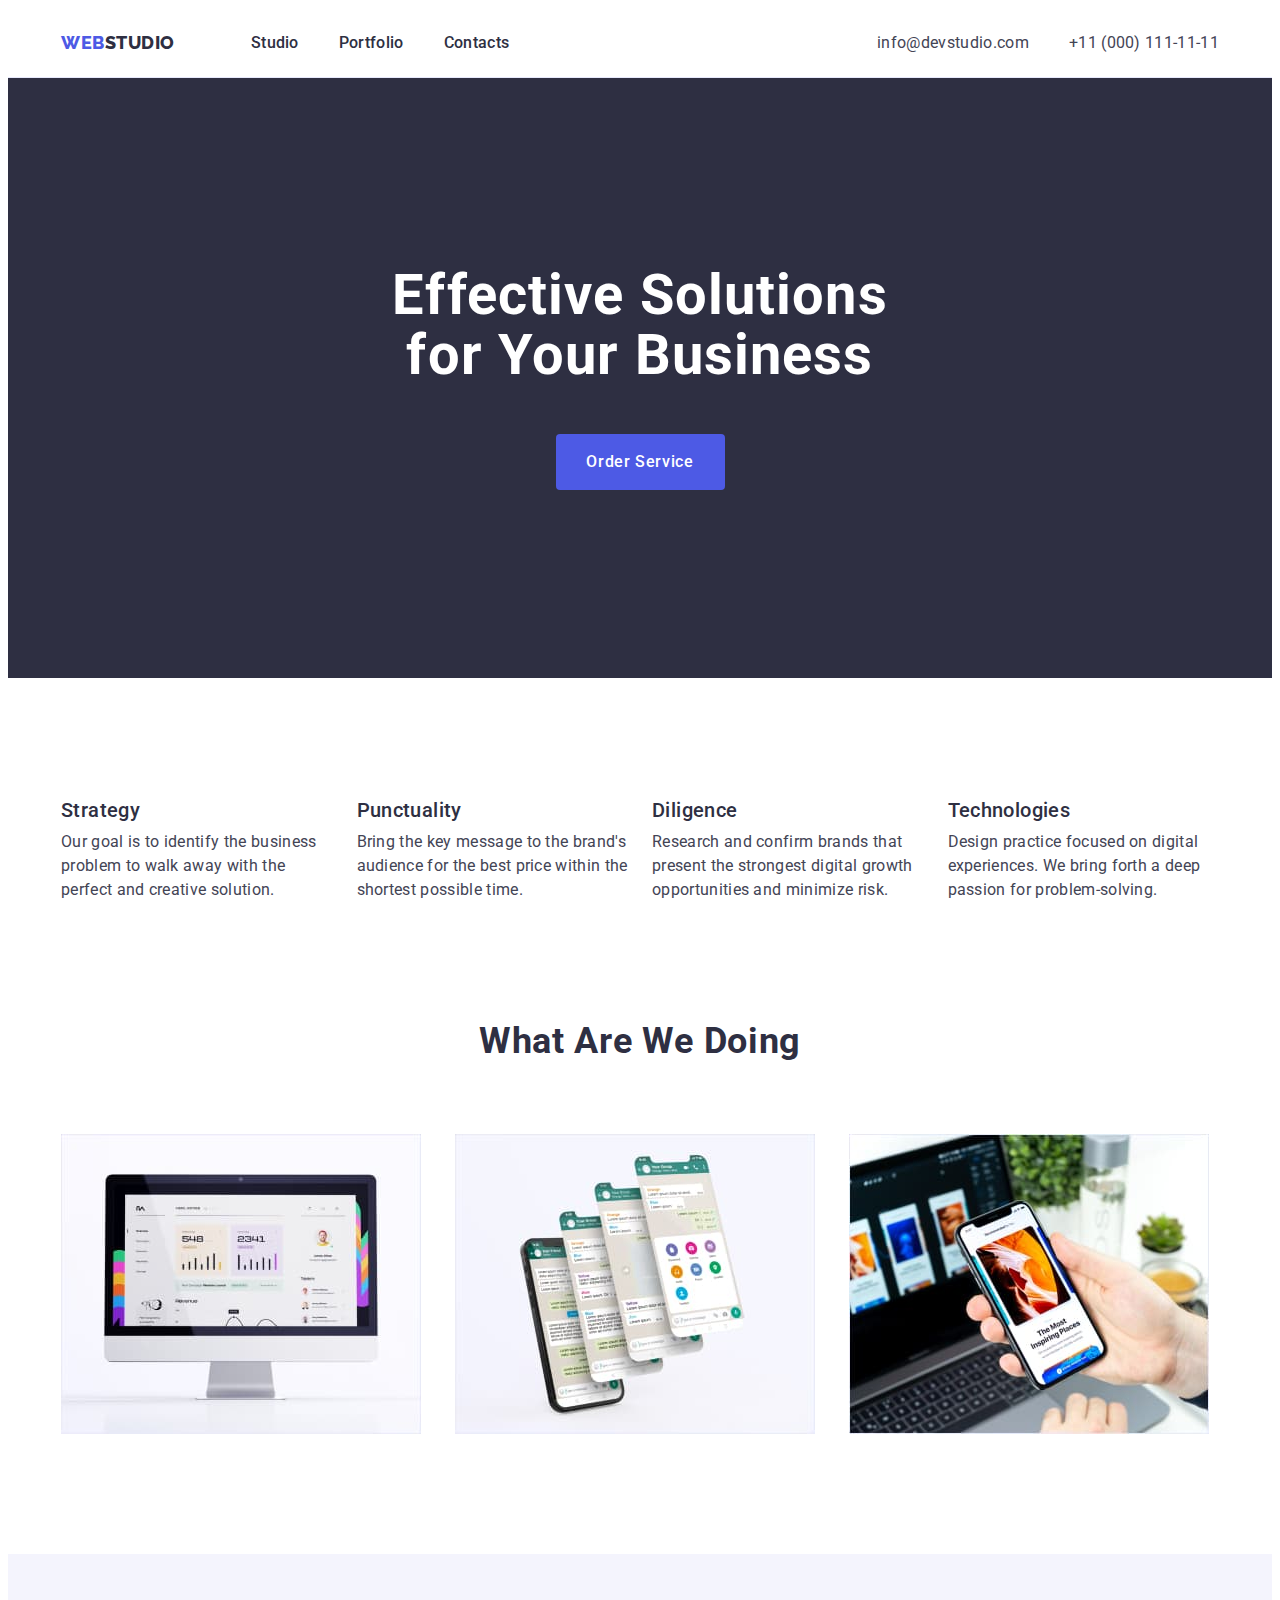
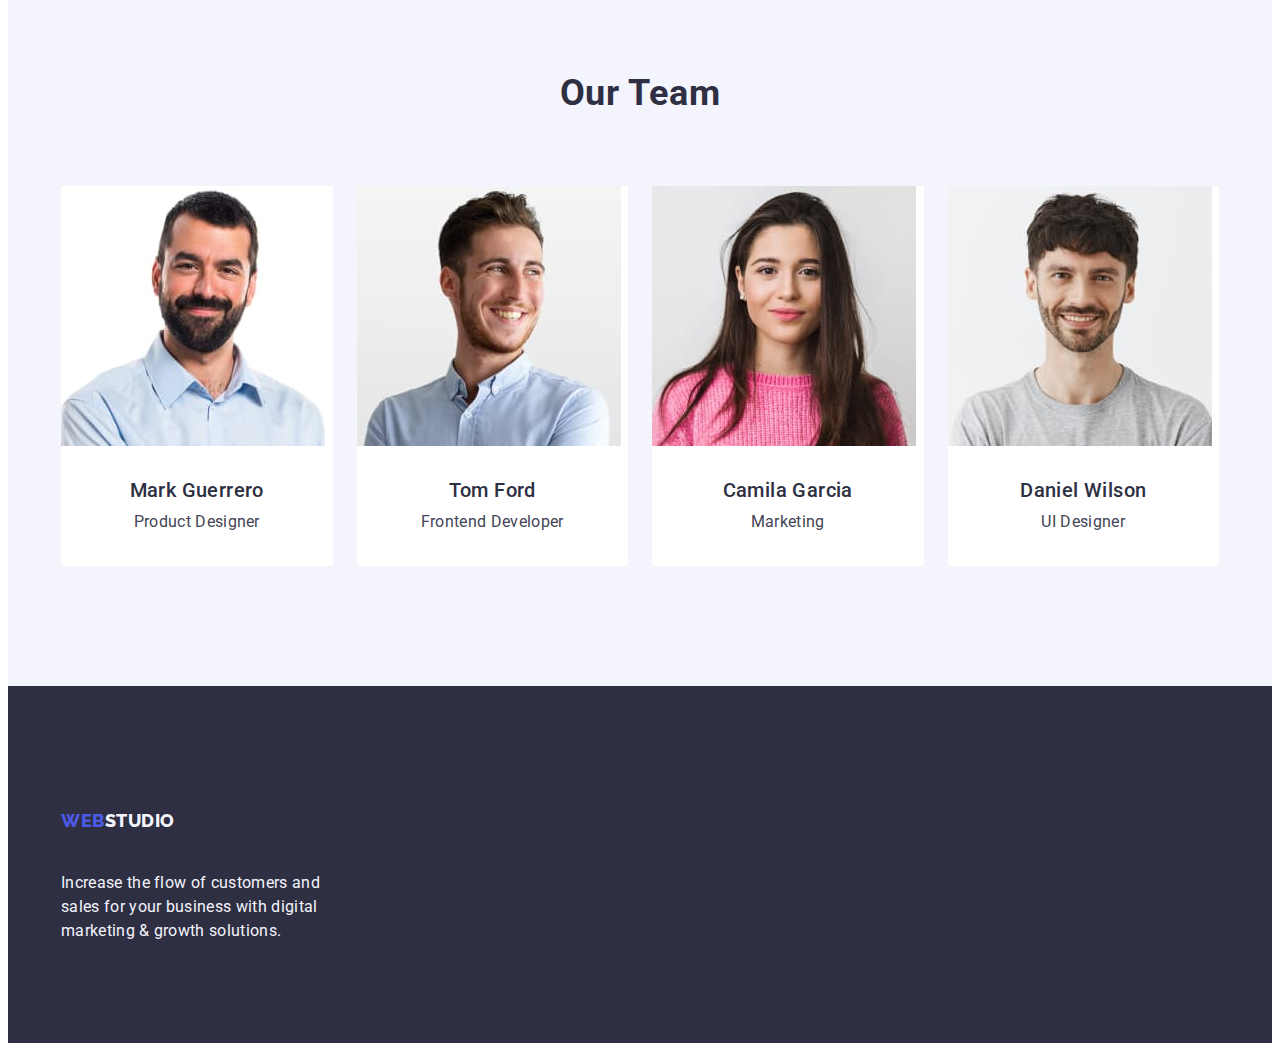
<file: index.html>
<!DOCTYPE html>
<html lang="en">

<head>
   <meta charset="UTF-8">
   <meta name="viewport" content="width=device-width, initial-scale=1.0">
   <title>goit-markup-hw-01</title>
   <link rel="stylesheet" href="https://cdnjs.cloudflare.com/ajax/libs/modern-normalize/2.0.0/modern-normalize.min.css" integrity="sha512-4xo8blKMVCiXpTaLzQSLSw3KFOVPWhm/TRtuPVc4WG6kUgjH6J03IBuG7JZPkcWMxJ5huwaBpOpnwYElP/m6wg==" crossorigin="anonymous" referrerpolicy="no-referrer" />
   <link rel="preconnect" href="https://fonts.googleapis.com">
   <link rel="preconnect" href="https://fonts.gstatic.com" crossorigin>
   <link href="https://fonts.googleapis.com/css2?family=Raleway:wght@800&family=Roboto:wght@400;500;700;900&display=swap" rel="stylesheet">
   <link rel="stylesheet" href="./css/styles.css">
</head>

<body>
   <!-- =============wrapper================= -->
   <div class="wrapper">
      <!-- =============header================= -->
      <header class="header-section">
         <div class="container container-header">
            <nav class="header-nav">
               <a class="header-logo logo link" href="./index.html">Web<span class="header-logo-wrap">Studio</span></a>

               <ul class="header-list list">
                  <li class="header-list-item">
                     <a class="header-list-link link" href="./index.html">Studio</a>
                  </li>

                  <li class="header-list-item">
                     <a class="header-list-link link" href="./portfolio.html">Portfolio</a>
                  </li>

                  <li class="header-list-item">
                     <a class="header-list-link link" href="">Contacts</a>
                  </li>
               </ul>
            </nav>

            <address class="address-block">
               <ul class="address-list list">
                  <li class="address-list-item">
                     <a class="address-list-link link" href="mailto:info@devstudio.com">info@devstudio.com</a>
                  </li>

                  <li class="address-list-item">
                     <a class="address-list-link link" href="tel:+110001111111">+11 (000) 111-11-11</a>
                  </li>
               </ul>
            </address>
         </div>
      </header>

      <!-- =============main================= -->
      <main class="main-section">
         <!-- ===========business section==================-->
         <section class="business-section section">
            <div class="container container-business">
               <h1 class="business-titel">Effective Solutions for Your Business</h1>
               <button class="business-button button" type="button">Order Service</button>
            </div>
         </section>

         <!-- =============description section================-->
         <section class="description-section section">
            <div class="container container-description">
               <h2 class="visually-hidden">Description</h2>

               <ul class="description-list list">
                  <li class="description-list-item">
                     <h3 class="description-list-titel heading">Strategy</h3>
                     <p class="description-list-text text">Our goal is to identify the business problem to walk away with the perfect and creative solution.</p>
                  </li>

                  <li class="description-list-item">
                     <h3 class="description-list-titel heading">Punctuality</h3>
                     <p class="description-list-text text">Bring the key message to the brand's audience for the best price within the shortest possible time.</p>
                  </li>

                  <li class="description-list-item">
                     <h3 class="description-list-titel heading">Diligence</h3>
                     <p class="description-list-text text">Research and confirm brands that present the strongest digital growth opportunities and minimize risk.</p>
                  </li>

                  <li class="description-list-item">
                     <h3 class="description-list-titel heading">Technologies</h3>
                     <p class="description-list-text text">Design practice focused on digital experiences. We bring forth a deep passion for problem-solving.</p>
                  </li>
               </ul>
            </div>
         </section>

         <!-- =================we doing========================-->
         <section class="we-doing-section section">
            <div class="container container-doing-section">
               <h2 class="we-doing-titel sub-titel">What are we doing</h2>

               <ul class="we-doing-list list">
                  <li class="we-doing-list-item">
                     <img class="we-doing-list-img" src="./images/doing/img-1.jpg" alt="computer monitor" width="360" height="300">
                  </li>

                  <li class="we-doing-list-item">
                     <img class="we-doing-list-img" src="./images/doing/img-2.jpg" alt="multi screen phone" width="360" height="300">
                  </li>

                  <li class="we-doing-list-item">
                     <img class="we-doing-list-img" src="./images/doing/img-3.jpg" alt="laptop on the background and the hand that holds the phone" width="360" height="300">
                  </li>
               </ul>
            </div>
         </section>

         <!-- =================team section========================-->

         <section class="team-section section">
            <div class="container">
               <h2 class="team-titel sub-titel">Our Team</h2>

               <ul class="team-list list">
                  <li class="team-list-item">
                     <img class="team-list-img" src="./images/team/img.jpg" alt="the man smiles" width="264" height="260">
                     <div class="team-list-wraper-text">
                        <h3 class="team-list-titel heading">Mark Guerrero</h3>
                        <p class="team-list-text text">Product Designer</p>
                     </div>
                  </li>

                  <li class="team-list-item">
                     <img class="team-list-img" src="./images/team/img-1.jpg" alt="young man smiles and looks away" width="264" height="260">
                     <div class="team-list-wraper-text">
                        <h3 class="team-list-titel heading">Tom Ford</h3>
                        <p class="team-list-text text">Frontend Developer</p>
                     </div>
                  </li>

                  <li class="team-list-item">
                     <img class="team-list-img" src="./images/team/img-2.jpg" alt="young girl with long dark hair" width="264" height="260">
                     <div class="team-list-wraper-text">
                        <h3 class="team-list-titel heading">Camila Garcia</h3>
                        <p class="team-list-text text">Marketing</p>
                     </div>
                  </li>

                  <li class="team-list-item">
                     <img class="team-list-img" src="./images/team/img-3.jpg" alt="young man smiling" width="264" height="260">
                     <div class="team-list-wraper-text">
                        <h3 class="team-list-titel heading">Daniel Wilson</h3>
                        <p class="team-list-text text">UI Designer</p>
                     </div>
                  </li>
               </ul>
            </div>
         </section>

      </main>
      <!-- =============footer================= -->

      <footer class="footer-section ">
         <div class="container">
            <a class="footer-logo link logo" href="./index.html">Web<span class="footer-logo-wrap">Studio</span></a>
            <p class="footer-text text">Increase the flow of customers and sales for your business with digital marketing & growth solutions.</p>
         </div>
      </footer>
   </div>
</body>

</html>
</file>
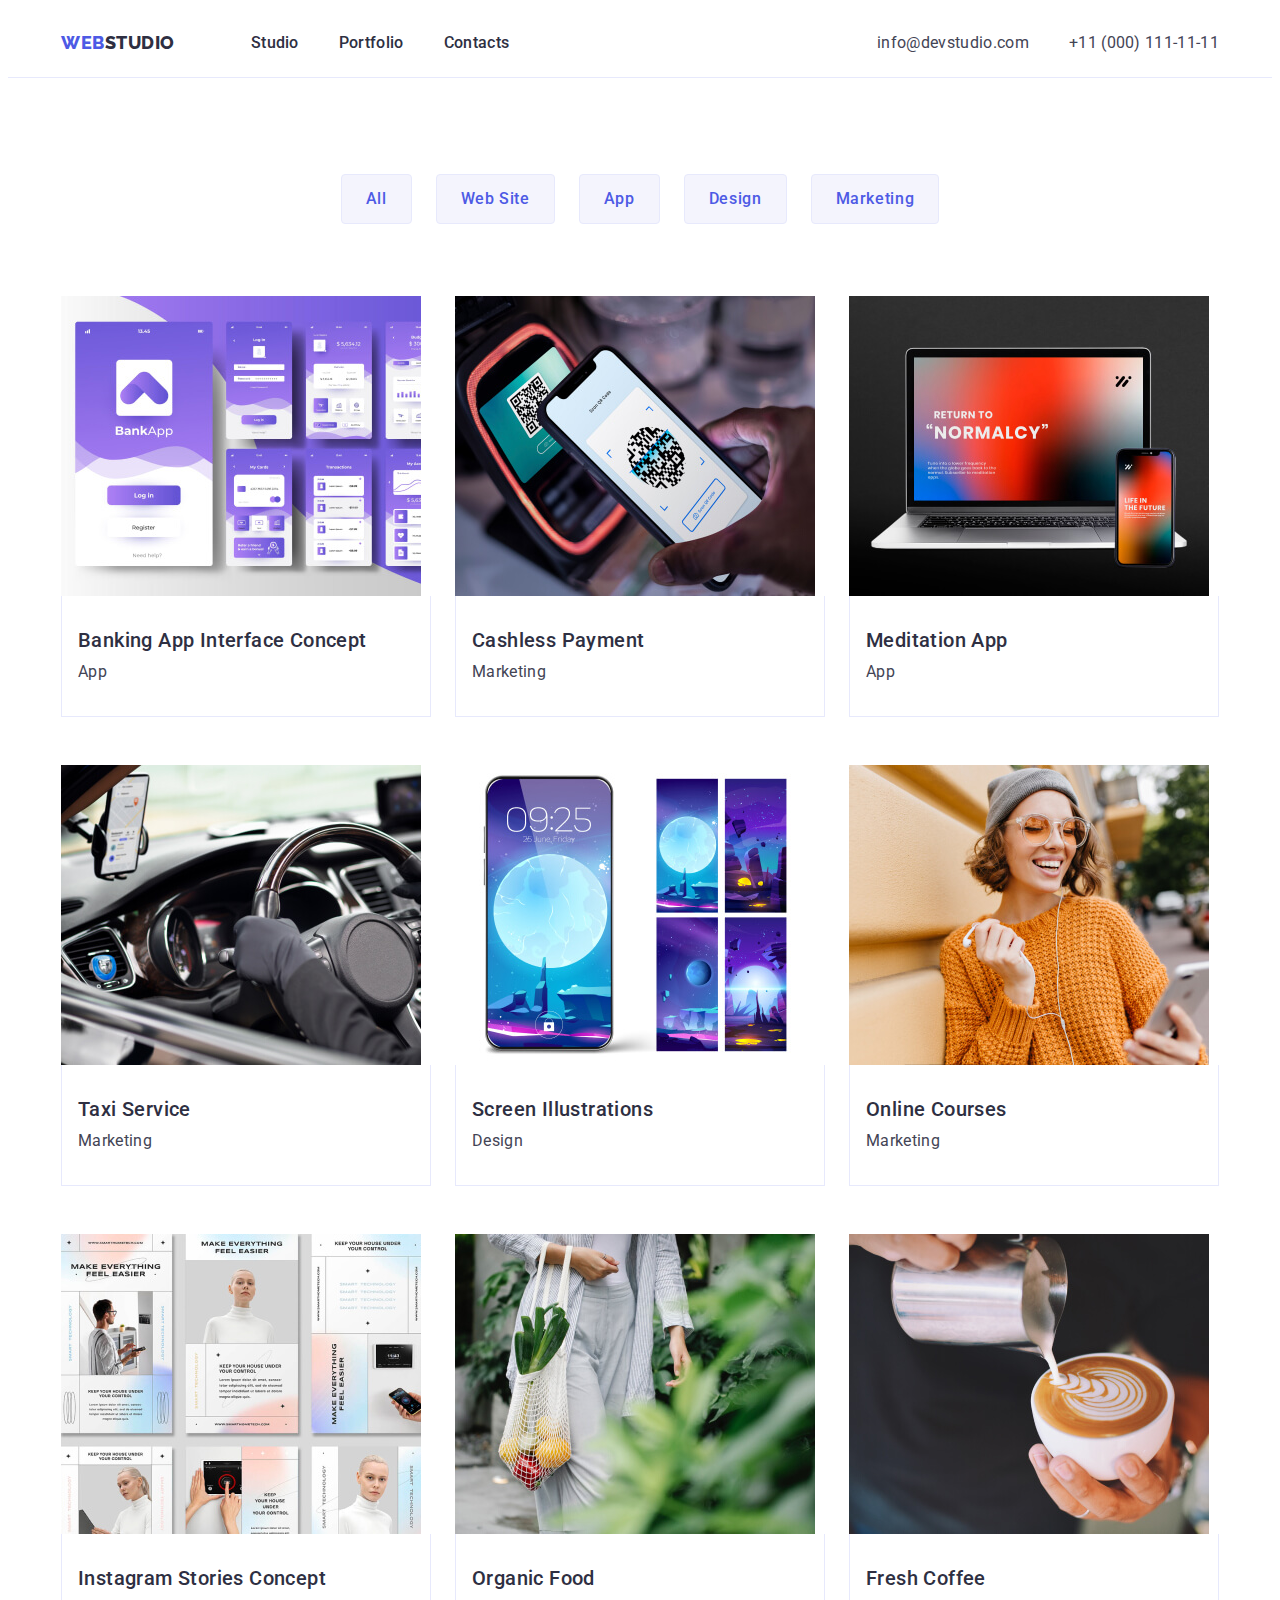
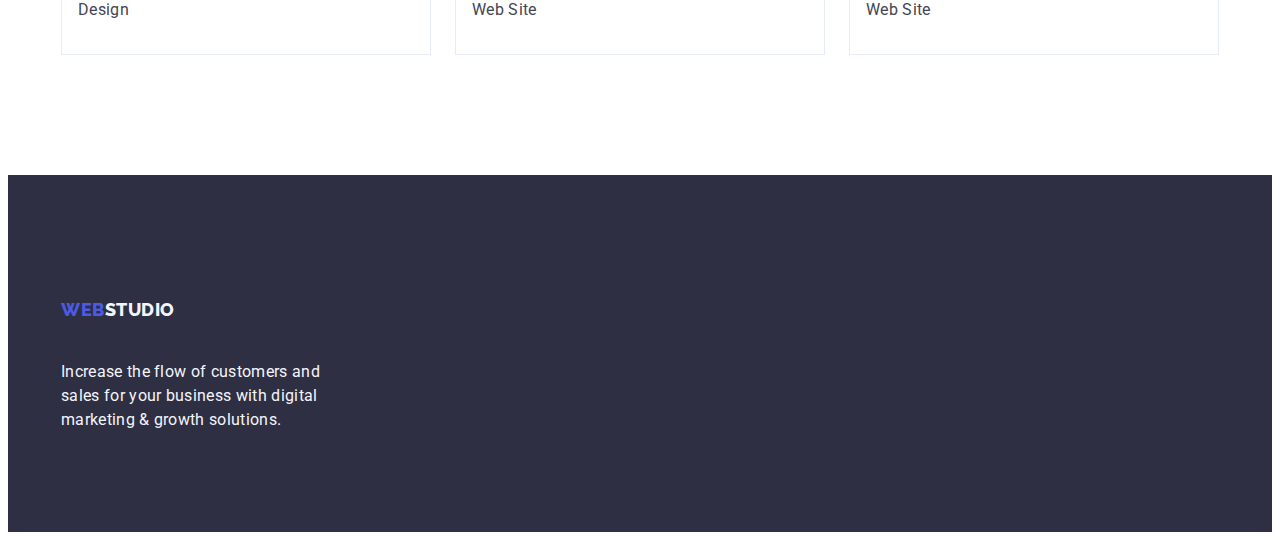
<file: portfolio.html>
<!DOCTYPE html>
<html lang="en">

<head>
   <meta charset="UTF-8">
   <meta name="viewport" content="width=device-width, initial-scale=1.0">
   <title>goit-markup-hw-02</title>
   <link rel="stylesheet" href="https://cdnjs.cloudflare.com/ajax/libs/modern-normalize/2.0.0/modern-normalize.min.css" integrity="sha512-4xo8blKMVCiXpTaLzQSLSw3KFOVPWhm/TRtuPVc4WG6kUgjH6J03IBuG7JZPkcWMxJ5huwaBpOpnwYElP/m6wg==" crossorigin="anonymous" referrerpolicy="no-referrer" />
   <link rel="preconnect" href="https://fonts.googleapis.com">
   <link rel="preconnect" href="https://fonts.gstatic.com" crossorigin>
   <link href="https://fonts.googleapis.com/css2?family=Raleway:wght@800&family=Roboto:wght@400;500;700;900&display=swap" rel="stylesheet">
   <link rel="stylesheet" href="./css/styles.css">
</head>

<body>
   <!-- =============wrapper================= -->
   <div class="wrapper">
      <!-- =============header portfolio================= -->
      <header class="header-section">
         <div class="container container-header">
            <nav class="header-nav">
               <a class="header-logo logo link" href="./index.html">Web<span class="header-logo-wrap">Studio</span></a>

               <ul class="header-list list">
                  <li class="header-list-item">
                     <a class="header-list-link link" href="./index.html">Studio</a>
                  </li>

                  <li class="header-list-item">
                     <a class="header-list-link link" href="./portfolio.html">Portfolio</a>
                  </li>

                  <li class="header-list-item">
                     <a class="header-list-link link" href="">Contacts</a>
                  </li>
               </ul>
            </nav>

            <address class="address-block">
               <ul class="address-list list">
                  <li class="address-list-item">
                     <a class="address-list-link link" href="mailto:info@devstudio.com">info@devstudio.com</a>
                  </li>

                  <li class="address-list-item">
                     <a class="address-list-link link" href="tel:+110001111111">+11 (000) 111-11-11</a>
                  </li>
               </ul>
            </address>
         </div>

      </header>
      <!-- =============main portfolio================= -->
      <main class="main-section-portfolio">

         <!-- =============gallery portfolio================= -->
         <section class="gallery-section section">
            <div class="container container-gallery">
               <h1 class="visually-hidden">portfolio gallery</h1>
               <!-- =============gallery filter================= -->
               <ul class="portfolio-filter-list list">
                  <li class="filter-list-item">
                     <button class="filter-list-button button" type="button">All</button>
                  </li>

                  <li class="filter-list-item">
                     <button class="filter-list-button button" type="button">Web Site</button>
                  </li>

                  <li class="filter-list-item">
                     <button class="filter-list-button button" type="button">App</button>
                  </li>

                  <li class="filter-list-item">
                     <button class="filter-list-button button" type="button">Design</button>
                  </li>

                  <li class="filter-list-item">
                     <button class="filter-list-button button" type="button">Marketing</button>
                  </li>
               </ul>
               <!-- =============gallery list ================= -->
               <ul class="gallery-list list">

                  <li class="gallery-list-item">
                     <a class="gallery-list-link link" href="#">
                        <img class="gallery-list-img" src="./images/portfolio/img-8.jpg" alt="Banking App Interface Concept" width="360" height="300">
                        <div class="gallery-list-wraper-text">
                           <h2 class="gallery-list-titel heading">Banking App Interface Concept</h2>
                           <p class="gallery-list-text text">App</p>
                        </div>
                     </a>

                  </li>

                  <li class="gallery-list-item">
                     <a class="gallery-list-link link" href="#">
                        <img class="gallery-list-img" src="./images/portfolio/img-7.jpg" alt="Cashless Payment" width="360" height="300">
                        <div class="gallery-list-wraper-text">
                           <h2 class="gallery-list-titel heading">Cashless Payment</h2>
                           <p class="gallery-list-text text">Marketing</p>
                        </div>
                     </a>
                  </li>

                  <li class="gallery-list-item">
                     <a class="gallery-list-link link" href="#">
                        <img class="gallery-list-img" src="./images/portfolio/img-6.jpg" alt="Meditation App" width="360" height="300">
                        <div class="gallery-list-wraper-text">
                           <h2 class="gallery-list-titel heading">Meditation App</h2>
                           <p class="gallery-list-text text">App</p>
                        </div>
                     </a>

                  </li>

                  <li class="gallery-list-item">
                     <a class="gallery-list-link link" href="#">
                        <img class="gallery-list-img" src="./images/portfolio/img-5.jpg" alt="Taxi Service" width="360" height="300">
                        <div class="gallery-list-wraper-text">
                           <h2 class="gallery-list-titel heading">Taxi Service</h2>
                           <p class="gallery-list-text text">Marketing</p>
                        </div>
                     </a>
                  </li>

                  <li class="gallery-list-item">
                     <a class="gallery-list-link link" href="#">
                        <img class="gallery-list-img" src="./images/portfolio/img-4.jpg" alt="Screen Illustrations" width="360" height="300">
                        <div class="gallery-list-wraper-text">
                           <h2 class="gallery-list-titel heading">Screen Illustrations</h2>
                           <p class="gallery-list-text text">Design</p>
                        </div>
                     </a>
                  </li>

                  <li class="gallery-list-item">
                     <a class="gallery-list-link link" href="#">
                        <img class="gallery-list-img" src="./images/portfolio/img-3.jpg" alt="Online Courses" width="360" height="300">
                        <div class="gallery-list-wraper-text">
                           <h2 class="gallery-list-titel heading">Online Courses</h2>
                           <p class="gallery-list-text text">Marketing</p>
                        </div>
                     </a>
                  </li>

                  <li class="gallery-list-item">
                     <a class="gallery-list-link link" href="#">
                        <img class="gallery-list-img" src="./images/portfolio/img-2.jpg" alt="Instagram Stories Concept" width="360" height="300">
                        <div class="gallery-list-wraper-text">
                           <h2 class="gallery-list-titel heading">Instagram Stories Concept</h2>
                           <p class="gallery-list-text text">Design</p>
                        </div>
                     </a>
                  </li>

                  <li class="gallery-list-item">
                     <a class="gallery-list-link link" href="#">
                        <img class="gallery-list-img" src="./images/portfolio/img-1.jpg" alt="Organic Food" width="360" height="300">
                        <div class="gallery-list-wraper-text">
                           <h2 class="gallery-list-titel heading">Organic Food</h2>
                           <p class="gallery-list-text text">Web Site</p>
                        </div>
                     </a>
                  </li>

                  <li class="gallery-list-item">
                     <a class="gallery-list-link link" href="#">
                        <img class="gallery-list-img" src="./images/portfolio/img.jpg" alt="Fresh Coffee" width="360" height="300">
                        <div class="gallery-list-wraper-text">
                           <h2 class="gallery-list-titel heading">Fresh Coffee</h2>
                           <p class="gallery-list-text text">Web Site</p>
                        </div>
                     </a>
                  </li>

               </ul>
            </div>
         </section>

      </main>

      <!-- =============footer portfolio================= -->
      <footer class="footer-section">
         <div class="container">
            <a class="footer-logo link logo" href="./index.html">Web<span class="footer-logo-wrap">Studio</span></a>
            <p class="footer-text text">Increase the flow of customers and sales for your business with digital marketing & growth solutions.</p>
         </div>
      </footer>
   </div>
</body>

</html>
</file>
<file: css/styles.css>
/*================ common styles=================== */

:root {
   --roboto-font: 'Roboto', sans-serif;
   --raleway-font: 'Raleway', sans-serif;
   --font-size-subtitel: 36px;
   --font-size-logo: 18px;
   --font-size-min-titel: 20px;
   --navyblue: #2e2f42;
   --iris: #4D5AE5;
   --white: #FFF;
   --slate: #434455;
   --cloud: #F4F4FD;
   --cornflower: #E7E9FC;
   --ocean: #404BBF;
   --cornflower: #E7E9FC;
}

h1,
h2,
h3,
h4,
h5,
h6,
p {
   margin: 0;
}

.link {
   color: currentColor;
   text-decoration: none;
}

.list {
   list-style: none;
   padding: 0;
   margin: 0;
}

img {
   display: block;
   max-width: 100%;
   height: auto;
}

.button {
   font-family: inherit;
   cursor: pointer;
}

.visually-hidden {
   position: absolute;
   width: 1px;
   height: 1px;
   margin: -1px;
   border: 0;
   padding: 0;
   white-space: nowrap;
   clip-path: inset(100%);
   clip: rect(0 0 0 0);
   overflow: hidden;
}

body {
   font-family: var(--roboto-font);
   font-weight: 400;
   font-size: 16px;
   color: var(--slate);
   background-color: var(--white);
   line-height: 1.5;
   letter-spacing: 0.32px;
}

.wrapper {
   margin-left: 0;
   margin-right: 0;
   display: flex;
   flex-direction: column;
   min-height: 100vh;
   min-width: 100%;
}

main {
   flex-grow: 1;
}

.logo {
   font-family: var(--raleway-font);
   color: var(--iris);
   font-size: var(--font-size-logo);
   font-weight: 800;
   line-height: 1.17;
   letter-spacing: 0.54px;
   text-transform: uppercase;
   padding: 24px 0;
}

.section {
   padding-top: 60px;
   padding-bottom: 60px;
}

.container {
   max-width: 1158px;
   padding-left: 15px;
   padding-right: 15px;
   margin: 0 auto;
}

.sub-titel {
   font-size: 36px;
   font-weight: 700;
   line-height: 1.11;
   letter-spacing: 0.02em;
   text-transform: capitalize;
   color: var(--navyblue);
   text-align: center
}

.heading {
   font-size: 20px;
   font-weight: 500;
   line-height: 1.2;
   letter-spacing: 0.02em;
   color: var(--navyblue);
}

.text {}

/*================ header section=================== */

.header-section {
   border-bottom: 1px solid var(--cornflower, #E7E9FC);
}

.container-header {
   display: flex;
   justify-content: space-between;
   align-items: center;
}

.header-nav {
   display: flex;
   align-items: center;
}

.header-logo:not(:last-child) {
   margin-right: 76px
}

.header-logo-wrap {
   color: var(--navyblue);
}

.header-list {
   display: flex;
   align-items: center;
   gap: 40px;
}

.header-list-item {}

.header-list-link {
   font-weight: 500;
   color: var(--navyblue);
   padding: 24px 0;
}

.address-block {
   font-style: normal
}

.address-list {
   display: flex;
   gap: 40px;
}

.address-list-item {}

.address-list-link {
   padding: 24px 0;
}

.header-list-link:hover,
.header-list-link:focus,
.address-list-link:hover,
.address-list-link:focus {
   color: var(--ocean);
}

/*================ business section and main =================== */

.main-section {}

.business-section {
   background-color: var(--navyblue);
   padding-top: 188px;
   padding-bottom: 188px;
}

.container-business {
   display: flex;
   flex-direction: column;
   justify-content: center;
   align-items: center;

}

.business-titel {
   font-size: 56px;
   font-weight: 700;
   line-height: 1.07;
   letter-spacing: 1.12px;
   text-align: center;
   color: var(--white);
   max-width: 496px;
   margin-bottom: 48px;
}

.business-button {
   font-family: var(--roboto-font);
   font-size: 16px;
   font-weight: 500;
   line-height: 1.5;
   letter-spacing: 0.04em;
   color: var(--white);
   background-color: var(--iris);
   min-width: 169px;
   height: 56px;
   border: none;
   border-radius: 4px;
}

.business-button:hover,
.business-button:focus {
   background-color: var(--ocean);
}

/*================description section=================== */

.description-section {
   padding-top: 120px;
   padding-bottom: 120px;
}

.container-description {}

.description-list {
   display: flex;
   flex-wrap: wrap;
   gap: 24px;
}

.description-list-item {
   flex-basis: calc((100% - 72px) / 4);
}

.description-list-titel {
   margin-bottom: 8px;
}

.description-list-text {}

/*================we doing section=================== */

.we-doing-section {
   padding-top: 0;
   padding-bottom: 120px;
}

.container-doing-section {}

.we-doing-titel:not(:last-child) {
   margin-bottom: 72px;
}

.we-doing-list {
   display: flex;
   flex-wrap: wrap;
   gap: 24px;
}

.we-doing-list-item {

   flex-basis: calc((100% - 48px) / 3);
}

.we-doing-list-img {}

/*================team section=================== */

.team-section {
   padding-top: 120px;
   padding-bottom: 120px;
   background-color: var(--cloud);
}

.team-titel:not(:last-child) {
   margin-bottom: 72px;
}

.team-list {
   display: flex;
   flex-wrap: wrap;
   gap: 24px;
}

.team-list-item {
   background-color: var(--white);
   flex-basis: calc((100% - 72px) / 4);
   border-radius: 0px 0px 4px 4px;
   overflow: hidden;
}

.team-list-img {}

.team-list-wraper-text {
   padding: 32px 0px;
   text-align: center;
}

.team-list-titel {
   margin-bottom: 8px
}

.team-list-text {}

/*================footer section=================== */

.footer-section {
   padding-top: 100px;
   padding-bottom: 100px;
   background-color: var(--navyblue);
}

.footer-logo {
   display: inline-block;
   margin-bottom: 16px;
}

.footer-logo-wrap {
   color: var(--cloud);
}

.footer-text {
   color: var(--cloud);
   max-width: 264px;
}


/* ------------section portfolio--------------- */

.main-section-portfolio {}

/* ------------gallery filter--------------- */
.portfolio-filter-list {
   display: flex;
   justify-content: center;
   align-items: center;
   flex-wrap: wrap;
   gap: 24px;
}

.portfolio-filter-list:not(:last-child) {
   margin-bottom: 72px;
}

.filter-list-item {}

.filter-list-button {
   font-family: var(--roboto-font);
   font-weight: 500;
   line-height: 1.5;
   font-size: 16px;
   background-color: var(--cloud);
   color: var(--iris);
   letter-spacing: 0.04em;
   border: 1px solid var(--cornflower);
   border-radius: 4px;
   padding: 12px 24px;
}


.filter-list-button:hover,
.filter-list-button:focus {
   background-color: var(--ocean);
   color: var(--white);
   box-shadow: 0px 2px 2px 0px rgba(0, 0, 0, 0.12), 0px 2px 1px 0px rgba(0, 0, 0, 0.08), 0px 3px 1px 0px rgba(0, 0, 0, 0.10);
   border: 1px solid transparent
}

/* ------------gallery-section--------------- */

.gallery-section {
   padding-top: 96px;
   padding-bottom: 120px;
}

.container-gallery {}

.gallery-list {
   display: flex;
   flex-wrap: wrap;
   gap: 24px;
   row-gap: 48px;
}

.gallery-list-item {

   background: var(--white);
   width: calc((100% - 48px) / 3);
}

.gallery-list-link {}

.gallery-list-img {}

.gallery-list-wraper-text {
   padding: 32px 16px;
   border: 1px solid #e7e9fc;
   border-top: none;
}

.gallery-list-titel {
   margin-bottom: 8px
}

.gallery-list-text {}
</file>
